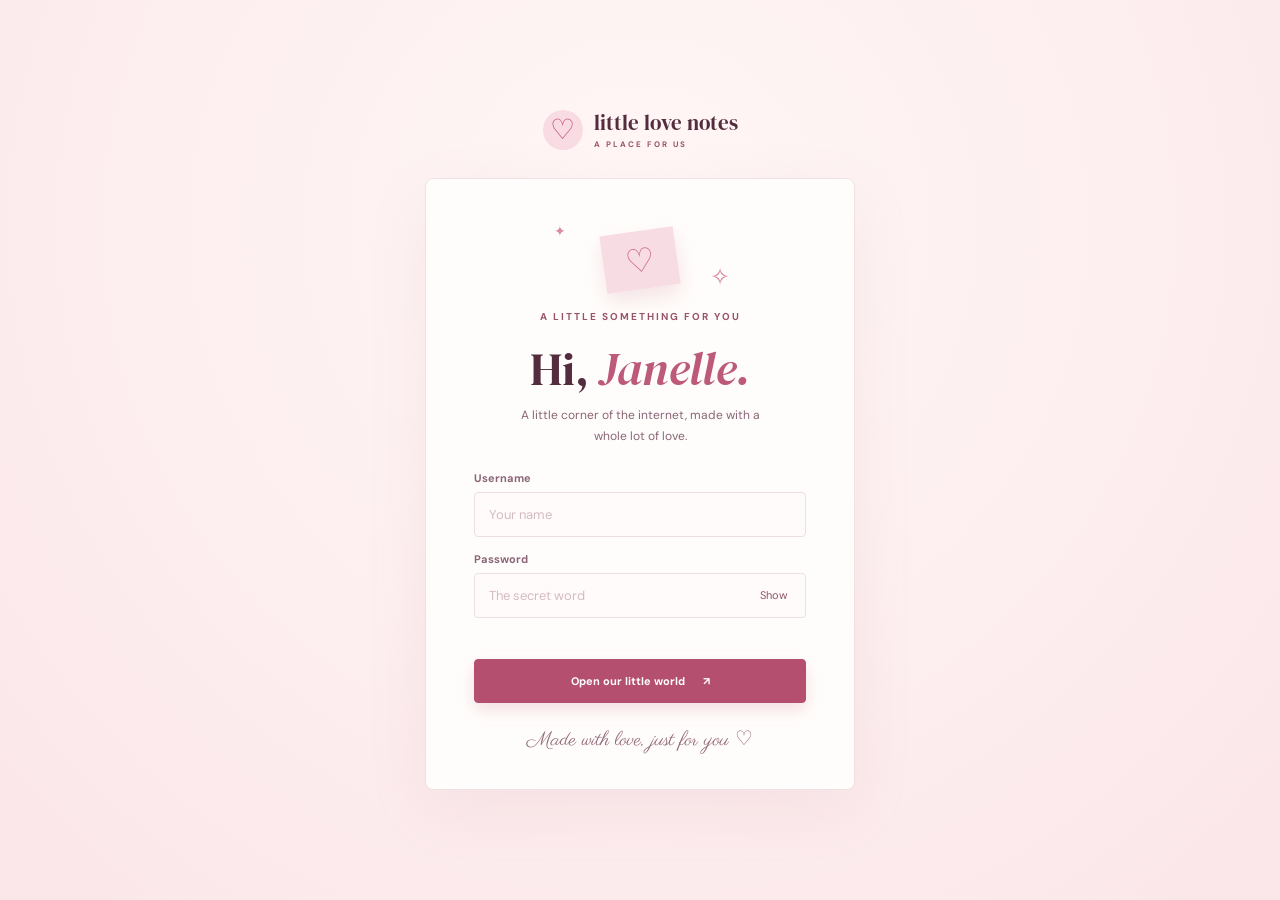
<file: index.html>
<!DOCTYPE html>
<html lang="en">
<head>
  <meta charset="UTF-8">
  <meta name="viewport" content="width=device-width, initial-scale=1">
  <title>For Janelle | A little place for us</title>
  <link rel="preconnect" href="https://fonts.googleapis.com">
  <link rel="preconnect" href="https://fonts.gstatic.com" crossorigin>
  <link href="https://fonts.googleapis.com/css2?family=DM+Sans:wght@400;500;600;700&family=DM+Serif+Display:ital@0;1&family=Parisienne&display=swap" rel="stylesheet">
  <link rel="stylesheet" href="style.css">
  <script>if (localStorage.getItem('janelle.auth') === 'yes') location.replace('love.html');</script>
</head>
<body class="login-page">
  <canvas id="fx" aria-hidden="true"></canvas>
  <main class="login-wrap">
    <a class="brand login-brand" href="index.html"><span class="brand-mark">♡</span><span>little love notes<small>A PLACE FOR US</small></span></a>
    <div class="login-card" id="loginInner">
      <div class="login-illustration" aria-hidden="true"><span class="sparkle sparkle-one">✦</span><span class="envelope">♡</span><span class="sparkle sparkle-two">✧</span></div>
      <span class="eyebrow">A LITTLE SOMETHING FOR YOU</span>
      <h1>Hi, <em>Janelle.</em></h1>
      <p class="login-intro">A little corner of the internet, made with a whole lot of love.</p>
      <form id="loginForm" novalidate>
        <div class="field"><label for="email">Username</label><input id="email" name="email" type="text" autocomplete="username" autocapitalize="none" spellcheck="false" placeholder="Your name" required></div>
        <div class="field"><label for="password">Password</label><div class="password-wrap"><input id="password" name="password" type="password" autocomplete="current-password" placeholder="The secret word" required><button type="button" class="toggle-pass" id="togglePass" aria-pressed="false">Show</button></div></div>
        <p class="form-error" id="error" role="alert"></p>
        <button type="submit" class="btn btn-primary login-submit">Open our little world <span>↗</span></button>
      </form>
      <p class="login-foot">Made with love, just for you ♡</p>
    </div>
  </main>
  <script src="effects.js"></script><script src="login.js"></script>
</body>
</html>
</file>
<file: style.css>
:root{--ink:#532c3d;--muted:#a77b8a;--pink:#df7292;--deep:#bf5678;--line:#f0dce1;--paper:#fffdfb;--serif:'DM Serif Display',Georgia,serif;--sans:'DM Sans',sans-serif;--script:'Parisienne',cursive}
*{box-sizing:border-box}html{scroll-behavior:smooth}body{margin:0;color:var(--ink);font-family:var(--sans);font-size:14px;background:#fff9f7}button,input,textarea{font:inherit;color:inherit}button{cursor:pointer}a{color:inherit;text-decoration:none}:focus-visible{outline:2px solid #ba5475;outline-offset:3px}.sr-only{position:absolute;width:1px;height:1px;padding:0;margin:-1px;overflow:hidden;clip:rect(0,0,0,0);white-space:nowrap;border:0}#fx{position:fixed;inset:0;width:100%;height:100%;pointer-events:none;z-index:50}.shell{max-width:1440px;margin:auto;padding:0 7%}.topbar{height:94px;display:flex;justify-content:space-between;align-items:center;border-bottom:1px solid #f1e4e2}.brand{display:inline-flex;align-items:center;gap:11px;font-family:var(--serif);font-size:21px;line-height:1}.brand-mark{display:grid;place-items:center;width:40px;height:40px;border-radius:50%;background:#f9dbe3;color:#c45677;font-family:Georgia,serif;font-size:28px}.brand small{display:block;margin-top:6px;font:700 8px var(--sans);letter-spacing:2px;color:#c58c9d}.topbar-right{display:flex;align-items:center;gap:38px}.topbar-note{color:#ad8992;font-size:12px}.topbar-note span{color:#da8da5;margin-left:8px}.logout{border:1px solid #eed8dc;background:transparent;border-radius:30px;padding:10px 18px;color:#8d6573;font-size:11px;font-weight:700}.logout span{margin-left:10px;color:#cf7892}.logout:hover,.btn-secondary:hover{background:#fcecf0}
.hero{position:relative;display:grid;grid-template-columns:1fr 1fr;min-height:405px;margin:30px 0 70px;padding:62px 8%;overflow:hidden;background:#fbe8e9;border-radius:8px}.hero:before{content:'';position:absolute;inset:0;background:radial-gradient(circle at 79% 44%,#f7ced9 0,transparent 35%)}.hero-copy{position:relative;z-index:1}.eyebrow,.step{font-size:10px;font-weight:700;letter-spacing:2px;color:#be7188}.dot{display:inline-block;width:6px;height:6px;background:#d77c98;border-radius:50%;vertical-align:middle;margin-right:8px}.hero h1{margin:22px 0 16px;font:400 clamp(45px,5vw,69px)/1.06 var(--serif);letter-spacing:-1.8px}.hero h1 em,.section-heading h2 em{font-weight:400;color:#d77d97}.hero-copy>p{font-size:14px;line-height:1.8;color:#a77988}.text-link{display:inline-block;margin-top:24px;font-size:10px;font-weight:700;letter-spacing:1.6px;color:#b65d78}.text-link span{font-size:17px;margin-left:10px}.hero-number{position:absolute;bottom:22px;right:28px;color:#cc99a6;font-size:9px;letter-spacing:1.5px}.hero-art{position:relative;min-height:270px;display:grid;place-items:center}.art-orbit{position:absolute;border:1px solid rgba(209,119,147,.22);border-radius:50%;width:275px;height:275px}.orbit-two{width:325px;height:325px}.art-envelope{position:relative;display:grid;place-items:center;width:190px;height:140px;background:#fff9f5;border-radius:4px;box-shadow:0 20px 50px #dba3b080;transform:rotate(-9deg);animation:float 5s ease-in-out infinite;overflow:hidden}.art-envelope:before,.art-envelope:after{content:'';position:absolute;width:145px;height:145px;top:39px;background:#fff0ee;transform:rotate(45deg);border:1px solid #f5d9dd}.art-envelope:before{left:-75px}.art-envelope:after{right:-75px}.art-envelope span{position:relative;z-index:2;display:grid;place-items:center;width:42px;height:42px;border-radius:50%;background:#d87d98;color:white;font-size:28px;box-shadow:0 4px 10px #bd698a55}.art-star{position:absolute;color:#d8849e;font-size:32px}.art-star-one{top:26px;left:22%;animation:twinkle 3s ease-in-out infinite}.art-star-two{right:20%;bottom:54px;font-size:40px;animation:twinkle 4s ease-in-out infinite}.art-label{position:absolute;bottom:9px;left:17%;font:24px var(--script);color:#ba7f91;transform:rotate(-9deg)}.art-heart{position:absolute;right:21%;top:50px;color:#e9a3b5;font-size:17px;animation:float 4s ease-in-out infinite}
.section-heading{display:flex;justify-content:space-between;align-items:end;margin-bottom:25px}.section-heading h2{font:400 39px/1.1 var(--serif);letter-spacing:-.7px;margin:10px 0 0}.section-heading>p{margin:0;color:#b3929a;font-size:12px;line-height:1.7;text-align:right}.workspace{display:grid;grid-template-columns:minmax(0,1.8fr) minmax(260px,1fr);gap:22px}.card{background:var(--paper);border:1px solid #f1e5e3;border-radius:8px;box-shadow:0 12px 30px #b9878d0a}.composer{padding:30px}.card-heading{display:flex;align-items:center;justify-content:space-between;margin-bottom:23px}.step span{padding:0 5px;color:#e9a3b6}.card-heading h3{font:400 25px var(--serif);margin:8px 0 0}.card-icon{display:grid;place-items:center;width:40px;height:40px;border-radius:50%;background:#fff1f2;font-size:21px;color:#d17e98}.textarea-wrap{border:1px solid #efdddf;background:#fffbfa;border-radius:5px;padding:17px 18px 12px;transition:border-color .2s,box-shadow .2s}.textarea-wrap:focus-within{border-color:#df9aae;box-shadow:0 0 0 3px #fbe6ec}.textarea-wrap label{font-size:9px;font-weight:700;letter-spacing:1.6px;color:#bf8b99}.textarea-wrap textarea{width:100%;min-height:105px;resize:vertical;border:0;outline:0;background:transparent;padding:14px 0 6px;font:italic 20px/1.5 var(--serif);color:#75485a}.textarea-wrap textarea::placeholder{color:#d1b1b9}.textarea-bottom{display:flex;justify-content:space-between;gap:10px;color:#c5a2aa;font-size:10px}.prompt-row{display:flex;justify-content:space-between;align-items:center;gap:10px;margin:15px 0 27px;color:#b3929a;font-size:11px}.text-button{border:0;background:none;color:#c56784;font-size:11px;font-weight:700}.text-button span{font-size:17px}.effects{border:0;padding:0;margin:0 0 26px}.effects legend{padding:0;margin:0 0 14px}.effects legend strong{display:block;margin-top:8px;font:400 20px var(--serif)}.pills{display:flex;flex-wrap:wrap;gap:8px}.pill input{position:absolute;opacity:0}.pill span{display:block;border:1px solid #f0dfe2;border-radius:30px;padding:9px 13px;color:#9f7784;font-size:11px;cursor:pointer;transition:transform .2s,background .2s,border-color .2s}.pill b{font-size:15px;color:#d58ca1;margin-right:3px}.pill:hover span{transform:translateY(-2px);border-color:#dda6b6}.pill input:checked+span{background:#fbe5eb;border-color:#e8b6c5;color:#a74d6b;font-weight:700}.pill input:focus-visible+span{outline:2px solid #ba5475;outline-offset:3px}.actions{display:flex;gap:10px;flex-wrap:wrap}.btn{border-radius:4px;padding:14px 22px;font-weight:700;font-size:11px;transition:transform .2s,box-shadow .2s,background .2s}.btn:hover{transform:translateY(-2px)}.btn-primary{border:1px solid #d77d98;background:#d77d98;color:white;box-shadow:0 7px 15px #d890a344}.btn-primary:hover{background:#c96987;box-shadow:0 9px 20px #d890a366}.btn-primary span{margin-left:15px}.btn-secondary{border:1px solid #efdce0;background:white;color:#b16c80}.status{min-height:16px;margin:12px 0 -10px;color:#b65d78;font-size:11px}.side-stack{display:grid;gap:16px;align-content:start}.quote-card{position:relative;min-height:258px;padding:27px;background:#f8e2e6;border-radius:8px;overflow:hidden}.quote-card:after{content:'♡';position:absolute;right:-18px;top:46px;font:200px Georgia;color:#ffffff38;line-height:1}.quote-spark{position:absolute;right:25px;top:22px;font-size:23px;color:#d78da2}.quote-mark{height:52px;margin-top:20px;color:#d79aab;font:75px/1 var(--serif)}.quote-card p{position:relative;z-index:1;max-width:220px;margin:0;font:italic 25px/1.25 var(--serif);color:#8a5266}.quote-bottom{display:flex;justify-content:space-between;align-items:end;margin-top:19px;color:#ba8393;font:20px var(--script)}.quote-bottom button{position:relative;z-index:1;width:36px;height:36px;border:1px solid #e3b6c2;border-radius:50%;background:transparent;color:#b86a81;font-size:16px}.quote-bottom button:hover{background:white}.tip-card{display:flex;gap:15px;padding:23px;background:#fffdfb;border:1px solid #f2e5e4;border-radius:8px}.tip-icon{display:grid;place-items:center;flex:none;width:38px;height:38px;background:#fcecf0;color:#d6819a;border-radius:50%;font-size:22px}.tip-card strong{font:400 17px var(--serif)}.tip-card p{margin:7px 0 0;color:#b4939c;font-size:11px;line-height:1.7}
.saved-section{padding:75px 0 70px}.note-count{display:inline-grid;place-items:center;vertical-align:middle;width:25px;height:25px;border-radius:50%;background:#f9e6ea;color:#bd7288;font:700 10px var(--sans)}.saved-toolbar{display:flex;justify-content:space-between;gap:15px;align-items:center;border-bottom:1px solid #eedfe0;margin-bottom:18px}.filters{display:flex;gap:25px}.filter{border:0;border-bottom:2px solid transparent;background:transparent;padding:12px 0;color:#b698a1;font-size:11px;font-weight:700}.filter.active{border-color:#d87c98;color:#b75c79}.search{display:flex;align-items:center;gap:8px;color:#c1909e}.search span:first-child{font-size:22px}.search input{max-width:160px;border:0;outline:0;background:transparent;padding:10px 0;font-size:11px}.search input::placeholder{color:#c7a8af}.letter-list{display:grid;grid-template-columns:repeat(3,minmax(0,1fr));gap:15px;list-style:none;padding:0;margin:0}.letter{min-width:0;padding:22px;background:#fffdfb;border:1px solid #f1e3e3;border-radius:6px;animation:rise .4s ease both}.letter-top{display:flex;justify-content:space-between;align-items:center}.letter-tag{font-size:9px;font-weight:700;letter-spacing:1.3px;color:#d38da1}.favorite{border:0;background:none;color:#d77d98;font-size:23px;line-height:1}.letter-text{min-height:64px;margin:20px 0 15px;font:italic 21px/1.35 var(--serif);overflow-wrap:anywhere}.meta{color:#b69aa1;font-size:10px}.letter-actions{display:flex;align-items:center;gap:15px;border-top:1px solid #f3e6e6;margin-top:17px;padding-top:13px}.letter-actions button{border:0;background:transparent;padding:3px 0;font-size:11px}.letter-play{color:#c46d88;font-weight:700;margin-right:auto}.letter-action{color:#aa8a94}.letter-action:hover,.letter-play:hover{color:#8d3d5a}.empty{grid-column:1/-1;padding:35px;text-align:center;background:#fffdfb;border:1px dashed #efd9de;border-radius:6px;color:#b999a2}.empty-icon{display:block;color:#dc99ac;font-size:30px}.empty strong{display:block;color:#8d6271;font:400 20px var(--serif)}.empty p{margin:6px 0;font-size:11px}footer{display:flex;justify-content:space-between;align-items:center;gap:15px;padding:25px 0 32px;border-top:1px solid #eedfe0;color:#c4a0aa;font-size:9px;font-weight:700;letter-spacing:1.4px}.footer-script{font:23px var(--script);letter-spacing:0;color:#c18496}footer a{color:#ba7589}
.reveal[hidden]{display:none}.reveal{position:fixed;inset:0;z-index:40;display:grid;place-items:center;padding:35px;background:radial-gradient(circle at center,#a65371,#542337);cursor:pointer;animation:fade .4s ease}.reveal-content{text-align:center;max-width:850px}.reveal-kicker{font-size:10px;letter-spacing:3px;color:#f6c5d2}.reveal-text{margin:30px 0;color:#fff8f7;font:italic clamp(32px,5vw,60px)/1.25 var(--serif);overflow-wrap:anywhere}.word{display:inline-block;max-width:100%;overflow-wrap:anywhere}.ch{display:inline-block;opacity:0;animation:character .7s ease forwards}.reveal-signature{font:32px var(--script);color:#f7bdce}.reveal-close{position:absolute;right:28px;top:22px;background:transparent;border:1px solid #efb6c5;border-radius:50%;width:42px;height:42px;color:white;font-size:26px}.reveal-hint{position:absolute;bottom:20px;color:#e9b4c3;font-size:11px}
.login-page{background:radial-gradient(circle at 50% 25%,#fff7f6,#fbe6e9)}.login-wrap{min-height:100vh;display:flex;flex-direction:column;align-items:center;justify-content:center;padding:35px 20px}.login-brand{margin-bottom:28px}.login-card{width:min(430px,100%);padding:35px 48px;text-align:center;background:#fffdfb;border:1px solid #f2e1e3;border-radius:8px;box-shadow:0 20px 60px #bb7c8d1c;animation:rise .7s ease both}.login-illustration{height:92px;position:relative;display:grid;place-items:center}.envelope{display:grid;place-items:center;width:74px;height:58px;background:#f8dce4;color:#d16f8d;font-size:33px;transform:rotate(-8deg);box-shadow:0 10px 20px #d9a1af44;animation:float 4s ease-in-out infinite}.sparkle{position:absolute;color:#d88ba1}.sparkle-one{left:24%;top:8px}.sparkle-two{right:23%;bottom:14px;font-size:24px}.login-card h1{margin:12px 0 4px;font:400 47px var(--serif)}.login-card h1 em{color:#d77d97}.login-intro{margin:0 auto 25px;max-width:260px;color:#af8a96;line-height:1.7;font-size:12px}.field{text-align:left;margin:0 0 15px}.field label{display:block;margin-bottom:7px;color:#9d7482;font-size:11px;font-weight:700}.field input{width:100%;border:1px solid #efdee1;border-radius:4px;background:#fffbfa;padding:13px 14px;outline:0;font-size:13px}.field input:focus{border-color:#d58ba1}.field input::placeholder{color:#d4bac1}.password-wrap{position:relative}.password-wrap input{padding-right:65px}.toggle-pass{position:absolute;right:12px;top:50%;transform:translateY(-50%);border:0;background:none;color:#bc7f90;font-size:11px}.form-error{min-height:16px;margin:0 0 10px;color:#b04c6b;text-align:left;font-size:11px}.login-submit{width:100%}.login-foot{margin:23px 0 0;color:#c398a5;font:20px var(--script)}.shake{animation:shake .4s}.login-card.is-in{animation:exit .9s ease forwards}
@keyframes float{50%{transform:translateY(-10px) rotate(-5deg)}}@keyframes twinkle{50%{transform:scale(.7) rotate(25deg);opacity:.5}}@keyframes rise{from{opacity:0;transform:translateY(12px)}to{opacity:1;transform:none}}@keyframes fade{from{opacity:0}to{opacity:1}}@keyframes character{from{opacity:0;transform:translateY(12px);filter:blur(5px)}to{opacity:1;transform:none;filter:none}}@keyframes shake{25%{transform:translateX(-6px)}75%{transform:translateX(6px)}}@keyframes exit{to{opacity:0;transform:translateY(-15px)}}
@media(max-width:800px){.shell{padding:0 5%}.hero{margin-bottom:50px;padding:45px 6%;min-height:340px}.hero-art{min-height:220px}.art-orbit{width:210px;height:210px}.orbit-two{width:245px;height:245px}.art-envelope{width:150px;height:110px}.workspace{grid-template-columns:1fr}.side-stack{grid-template-columns:1fr 1fr}.letter-list{grid-template-columns:repeat(2,minmax(0,1fr))}.saved-section{padding-top:55px}}
@media(max-width:560px){.topbar{height:75px}.brand{font-size:18px}.brand-mark{width:36px;height:36px}.topbar-note{display:none}.topbar-right{gap:0}.hero{grid-template-columns:1fr;padding:38px 25px 25px;margin-top:18px}.hero h1{font-size:44px}.hero-art{min-height:220px;margin-top:15px}.hero-number{bottom:12px;font-size:8px}.section-heading h2{font-size:33px}.section-heading>p{display:none}.composer{padding:22px}.side-stack{grid-template-columns:1fr}.quote-card{min-height:230px}.saved-toolbar{align-items:end}.filters{gap:15px}.search input{width:115px}.letter-list{grid-template-columns:1fr}footer{flex-wrap:wrap}.footer-script{width:100%}.login-card{padding:30px 25px}}
@media(prefers-reduced-motion:reduce){html{scroll-behavior:auto}*,*:before,*:after{animation-duration:.01ms!important;animation-iteration-count:1!important;transition-duration:.01ms!important}.ch{opacity:1;filter:none;transform:none}}
/* Keep small text readable against the soft pink surfaces. */
.brand small,.eyebrow,.step,.textarea-wrap label,.letter-tag{color:#99536b}
.topbar-note,.hero-copy>p,.section-heading>p,.prompt-row,.tip-card p,.meta,.empty,.textarea-bottom,.login-intro{color:#896575}
.hero h1 em,.section-heading h2 em,.login-card h1 em{color:#bd597a}
.text-button,.text-link,.letter-play,.filter.active,.status{color:#a44767}
.btn-primary{background:#b44f70;border-color:#b44f70}.btn-primary:hover{background:#9c3e5d}
.btn-secondary,.logout{color:#92546a}.pill span,.letter-action,.filter,.search input,.field label{color:#896575}
.quote-card p{color:#754354}.quote-bottom,.art-label{color:#91566b}.quote-card .step{color:#97516a}
.empty strong{color:#795161}.footer-script,footer,footer a,.login-foot{color:#906475}
.pill input:checked+span{color:#97415f}
.toggle-pass{color:#92546a}

/* A song to keep playing while the notes are open. */
.music-card{display:grid;grid-template-columns:minmax(0,1fr) minmax(356px,1fr);gap:30px;align-items:center;margin:-35px 0 70px;padding:28px 35px;background:#fffdfb;border:1px solid #f1e3e3;border-radius:8px;box-shadow:0 12px 30px #b9878d0a}
.music-copy h2{margin:12px 0 8px;font:400 30px/1.1 var(--serif)}
.music-copy h2 em{color:#bd597a;font-weight:400}
.music-copy p{max-width:300px;margin:0;color:#896575;font-size:12px;line-height:1.7}
.music-signature{display:block;margin-top:12px;color:#906475;font:22px var(--script)}
.music-player{overflow:hidden;border-radius:6px;background:#532c3d}
.music-player iframe{display:block;width:100%;height:152px;border:0}
@media(max-width:800px){.music-card{margin:-20px 0 50px;grid-template-columns:1fr;gap:18px;padding:25px}}
.music-link{display:inline-block;margin-top:10px;color:#a44767;font-size:11px;font-weight:700}.music-link:hover{text-decoration:underline}
</file>
